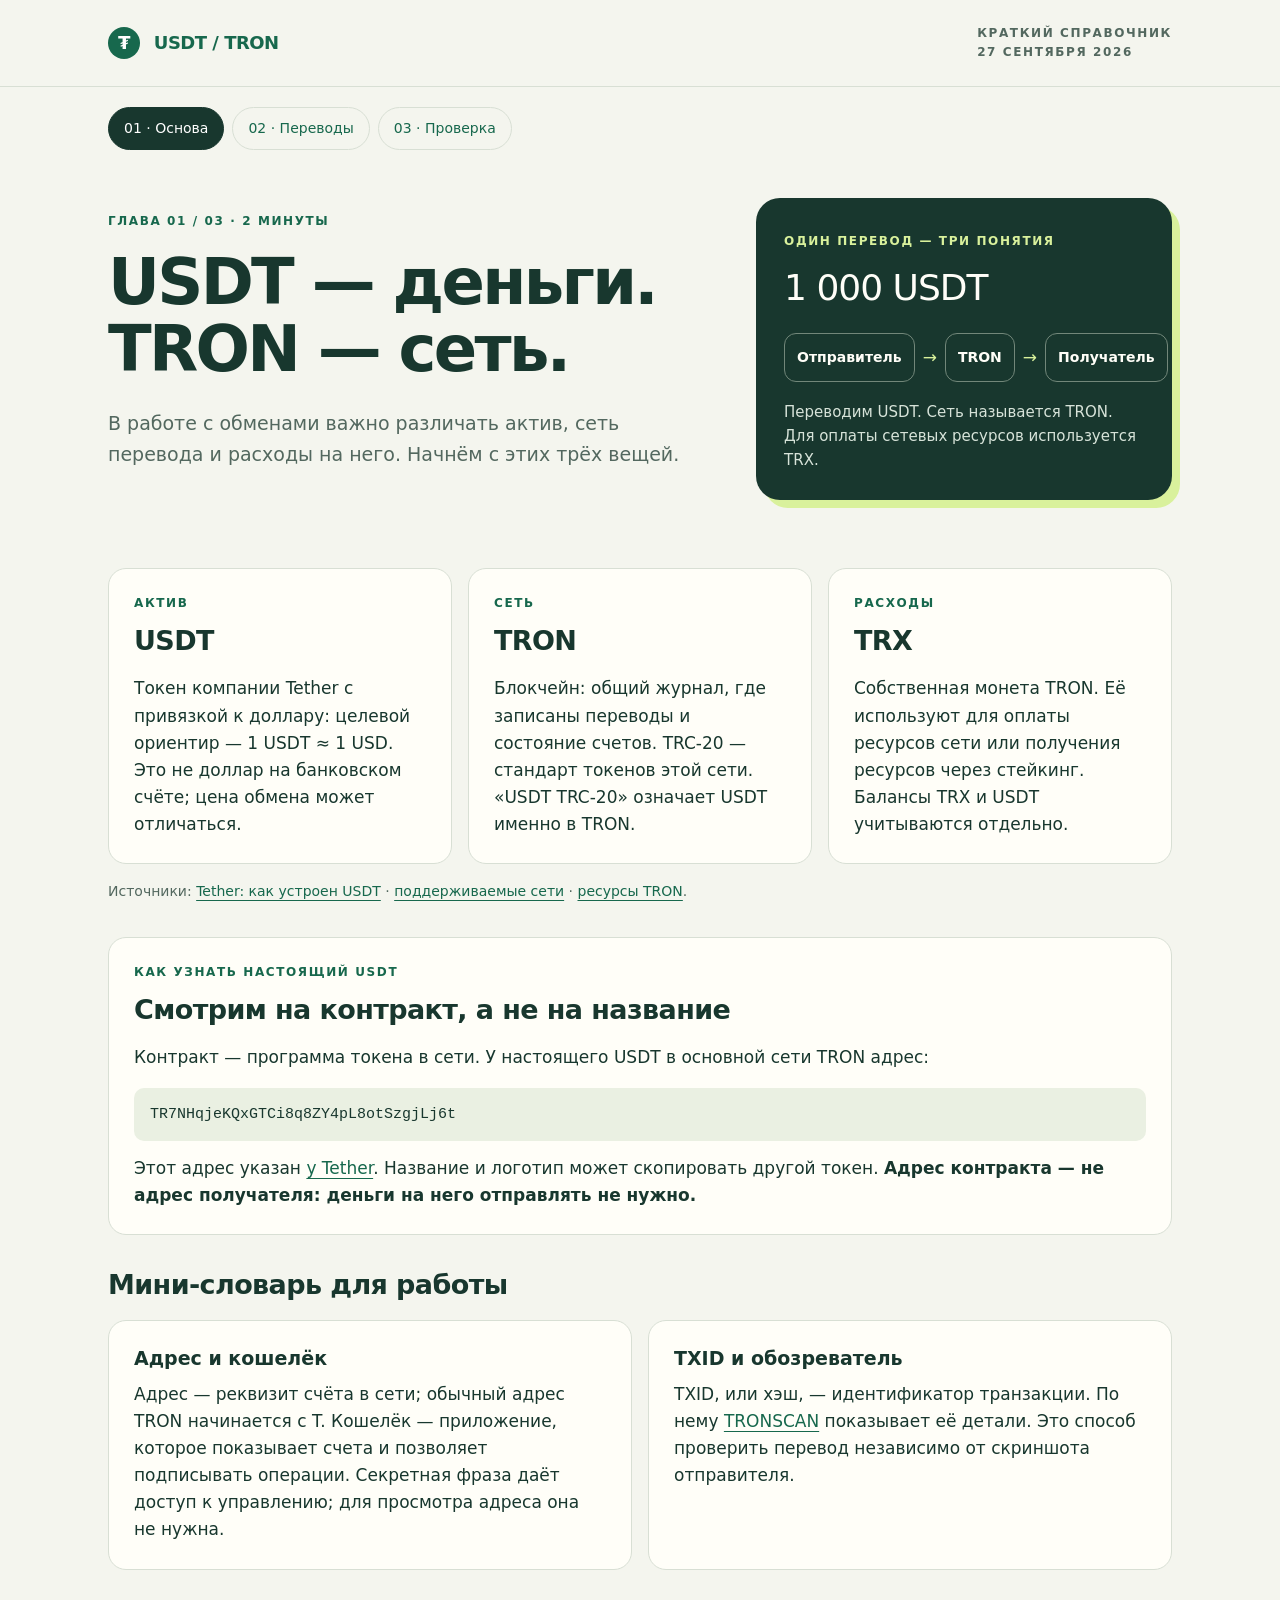
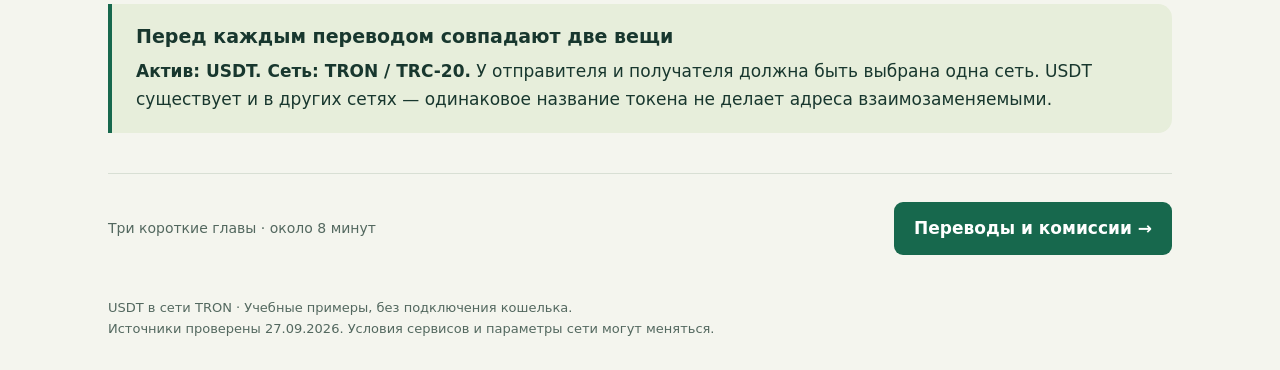
<file: index.html>
<!doctype html>
<html lang="ru"><head><meta charset="utf-8"><meta name="viewport" content="width=device-width,initial-scale=1"><meta name="description" content="Короткий справочник по USDT в сети TRON: переводы, комиссии, TRX и проверка непонятных поступлений."><meta name="theme-color" content="#18372e"><title>Что такое USDT в TRON · USDT / TRON</title><link rel="stylesheet" href="style.css"></head>
<body><a class="skip" href="#main">К содержимому</a><header><div class="wrap top"><a class="brand" href="index.html"><span>₮</span> USDT / TRON</a><span class="edition">Краткий справочник<br>27 сентября 2026</span></div></header><div class="wrap"><nav aria-label="Главы справочника"><a href="index.html" aria-current="page">01 · Основа</a><a href="transfers.html">02 · Переводы</a><a href="check.html">03 · Проверка</a></nav><main id="main"><div class="hero"><div><p class="eyebrow">Глава 01 / 03 · 2 минуты</p><h1>USDT — деньги.<br>TRON — сеть.</h1><p class="lead">В работе с обменами важно различать актив, сеть перевода и расходы на него. Начнём с этих трёх вещей.</p></div><aside class="hero-card"><span class="label">Один перевод — три понятия</span><div class="big">1 000 USDT</div><div class="route"><b>Отправитель</b><span>→</span><b>TRON</b><span>→</span><b>Получатель</b></div><p>Переводим USDT. Сеть называется TRON. Для оплаты сетевых ресурсов используется TRX.</p></aside></div><section aria-label="Три основных понятия"><div class="grid"><article class="card"><span class="label">Актив</span><h2>USDT</h2><p>Токен компании Tether с привязкой к доллару: целевой ориентир — 1 USDT ≈ 1 USD. Это не доллар на банковском счёте; цена обмена может отличаться.</p></article><article class="card"><span class="label">Сеть</span><h2>TRON</h2><p>Блокчейн: общий журнал, где записаны переводы и состояние счетов. TRC-20 — стандарт токенов этой сети. «USDT TRC-20» означает USDT именно в TRON.</p></article><article class="card"><span class="label">Расходы</span><h2>TRX</h2><p>Собственная монета TRON. Её используют для оплаты ресурсов сети или получения ресурсов через стейкинг. Балансы TRX и USDT учитываются отдельно.</p></article></div><p class="source">Источники: <a href="https://tether.to/en/how-it-works/">Tether: как устроен USDT</a> · <a href="https://tether.to/en/supported-protocols/">поддерживаемые сети</a> · <a href="https://developers.tron.network/docs/resource-model">ресурсы TRON</a>.</p></section>
<section class="card"><span class="label">Как узнать настоящий USDT</span><h2>Смотрим на контракт, а не на название</h2><p>Контракт — программа токена в сети. У настоящего USDT в основной сети TRON адрес:</p><code class="contract">TR7NHqjeKQxGTCi8q8ZY4pL8otSzgjLj6t</code><p>Этот адрес указан <a href="https://tether.to/en/supported-protocols/">у Tether</a>. Название и логотип может скопировать другой токен. <strong>Адрес контракта — не адрес получателя: деньги на него отправлять не нужно.</strong></p></section>
<section><h2>Мини-словарь для работы</h2><div class="grid two"><div class="card"><h3>Адрес и кошелёк</h3><p>Адрес — реквизит счёта в сети; обычный адрес TRON начинается с T. Кошелёк — приложение, которое показывает счета и позволяет подписывать операции. Секретная фраза даёт доступ к управлению; для просмотра адреса она не нужна.</p></div><div class="card"><h3>TXID и обозреватель</h3><p>TXID, или хэш, — идентификатор транзакции. По нему <a href="https://tronscan.org/">TRONSCAN</a> показывает её детали. Это способ проверить перевод независимо от скриншота отправителя.</p></div></div></section>
<section class="note"><h3>Перед каждым переводом совпадают две вещи</h3><p><strong>Актив: USDT. Сеть: TRON / TRC-20.</strong> У отправителя и получателя должна быть выбрана одна сеть. USDT существует и в других сетях — одинаковое название токена не делает адреса взаимозаменяемыми.</p></section><div class="pager"><p class="small">Три короткие главы · около 8 минут</p><a class="button" href="transfers.html">Переводы и комиссии →</a></div></main><footer>USDT в сети TRON · Учебные примеры, без подключения кошелька.<br>Источники проверены 27.09.2026. Условия сервисов и параметры сети могут меняться.</footer></div></body></html>
</file>
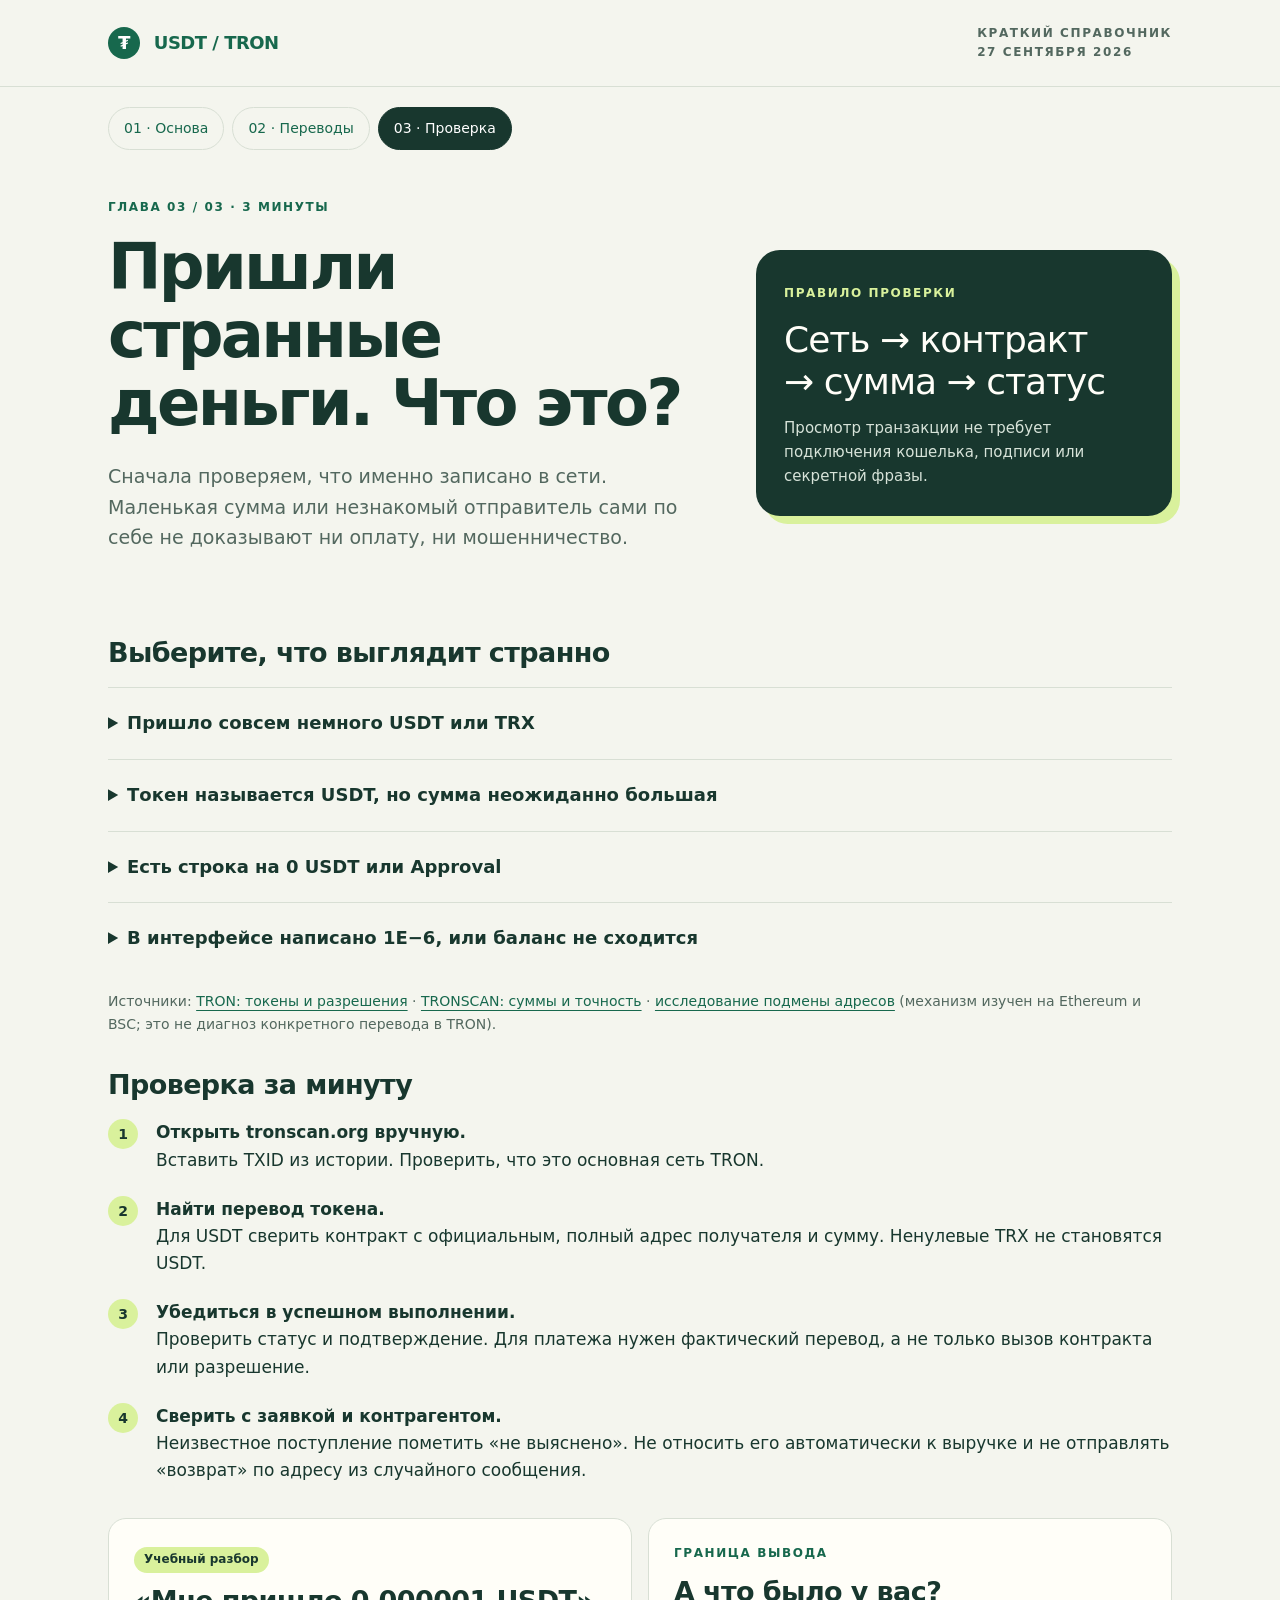
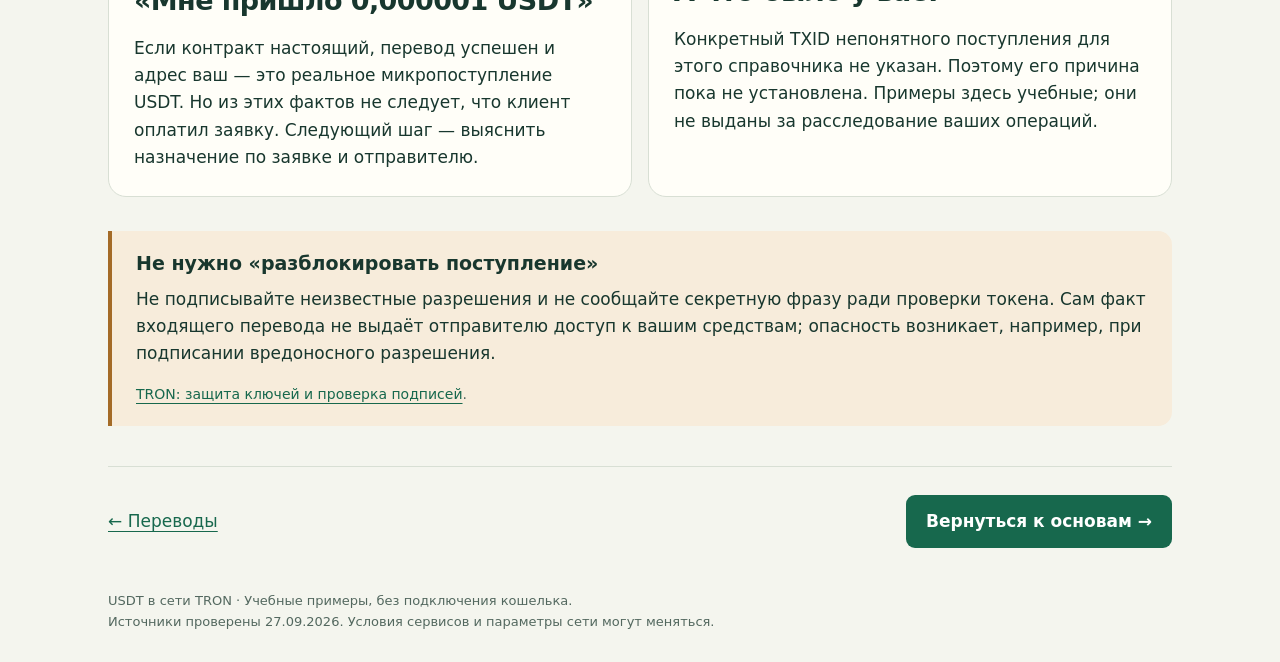
<file: check.html>
<!doctype html>
<html lang="ru"><head><meta charset="utf-8"><meta name="viewport" content="width=device-width,initial-scale=1"><meta name="description" content="Короткий справочник по USDT в сети TRON: переводы, комиссии, TRX и проверка непонятных поступлений."><meta name="theme-color" content="#18372e"><title>Проверка непонятных поступлений · USDT / TRON</title><link rel="stylesheet" href="style.css"></head>
<body><a class="skip" href="#main">К содержимому</a><header><div class="wrap top"><a class="brand" href="index.html"><span>₮</span> USDT / TRON</a><span class="edition">Краткий справочник<br>27 сентября 2026</span></div></header><div class="wrap"><nav aria-label="Главы справочника"><a href="index.html">01 · Основа</a><a href="transfers.html">02 · Переводы</a><a href="check.html" aria-current="page">03 · Проверка</a></nav><main id="main"><div class="hero"><div><p class="eyebrow">Глава 03 / 03 · 3 минуты</p><h1>Пришли странные<br>деньги. Что это?</h1><p class="lead">Сначала проверяем, что именно записано в сети. Маленькая сумма или незнакомый отправитель сами по себе не доказывают ни оплату, ни мошенничество.</p></div><aside class="hero-card"><span class="label">Правило проверки</span><div class="big">Сеть → контракт<br>→ сумма → статус</div><p>Просмотр транзакции не требует подключения кошелька, подписи или секретной фразы.</p></aside></div><section><h2>Выберите, что выглядит странно</h2><details><summary>Пришло совсем немного USDT или TRX</summary><p>Это может быть тестовый перевод, ошибочный платёж, пополнение TRX для расходов или спам. Возможна подмена адреса в истории: отправитель создаёт адрес, похожий на знакомый, в надежде, что вы скопируете его для следующего платежа. Сверяйте полный адрес с согласованными реквизитами. По размеру суммы мотив не установить.</p></details><details><summary>Токен называется USDT, но сумма неожиданно большая</summary><p>Сравните адрес контракта с официальным на первой странице. Другой контракт означает другой токен, даже если название и логотип совпадают. Не переходите по ссылке из названия токена, чтобы «активировать» или «обменять» его.</p></details><details><summary>Есть строка на 0 USDT или Approval</summary><p>Нулевая сумма не увеличивает баланс. Approval — разрешение распоряжаться токенами, а не платёж. Строка в истории не равна поступлению денег: нужно проверить тип события и реальное движение токена.</p></details><details><summary>В интерфейсе написано 1E−6, или баланс не сходится</summary><p>1E−6 — математическая запись числа 0,000001. У USDT в TRON шесть знаков после запятой: одно минимальное деление — 0,000001 USDT. Несоответствие проверяют по исходной сумме, точности токена, времени замера, фильтрам и полноте истории; цифра в интерфейсе сама по себе не доказывает новый перевод.</p></details><p class="source">Источники: <a href="https://developers.tron.network/docs/tron-network-security-and-scam-prevention-guide">TRON: токены и разрешения</a> · <a href="https://docs.tronscan.org/en/api/transactions-and-transfers/token-trc20-transfers">TRONSCAN: суммы и точность</a> · <a href="https://arxiv.org/abs/2501.16681">исследование подмены адресов</a> (механизм изучен на Ethereum и BSC; это не диагноз конкретного перевода в TRON).</p></section>
<section><h2>Проверка за минуту</h2><ol class="steps"><li><strong>Открыть tronscan.org вручную.</strong>Вставить TXID из истории. Проверить, что это основная сеть TRON.</li><li><strong>Найти перевод токена.</strong>Для USDT сверить контракт с официальным, полный адрес получателя и сумму. Ненулевые TRX не становятся USDT.</li><li><strong>Убедиться в успешном выполнении.</strong>Проверить статус и подтверждение. Для платежа нужен фактический перевод, а не только вызов контракта или разрешение.</li><li><strong>Сверить с заявкой и контрагентом.</strong>Неизвестное поступление пометить «не выяснено». Не относить его автоматически к выручке и не отправлять «возврат» по адресу из случайного сообщения.</li></ol></section>
<section class="grid two"><article class="card"><span class="pill">Учебный разбор</span><h2>«Мне пришло 0,000001 USDT»</h2><p>Если контракт настоящий, перевод успешен и адрес ваш — это реальное микропоступление USDT. Но из этих фактов не следует, что клиент оплатил заявку. Следующий шаг — выяснить назначение по заявке и отправителю.</p></article><article class="card"><span class="label">Граница вывода</span><h2>А что было у вас?</h2><p>Конкретный TXID непонятного поступления для этого справочника не указан. Поэтому его причина пока не установлена. Примеры здесь учебные; они не выданы за расследование ваших операций.</p></article></section>
<section class="note caution"><h3>Не нужно «разблокировать поступление»</h3><p>Не подписывайте неизвестные разрешения и не сообщайте секретную фразу ради проверки токена. Сам факт входящего перевода не выдаёт отправителю доступ к вашим средствам; опасность возникает, например, при подписании вредоносного разрешения.</p><p class="source"><a href="https://developers.tron.network/docs/tron-network-security-and-scam-prevention-guide">TRON: защита ключей и проверка подписей</a>.</p></section><div class="pager"><a href="transfers.html">← Переводы</a><a class="button" href="index.html">Вернуться к основам →</a></div></main><footer>USDT в сети TRON · Учебные примеры, без подключения кошелька.<br>Источники проверены 27.09.2026. Условия сервисов и параметры сети могут меняться.</footer></div></body></html>
</file>
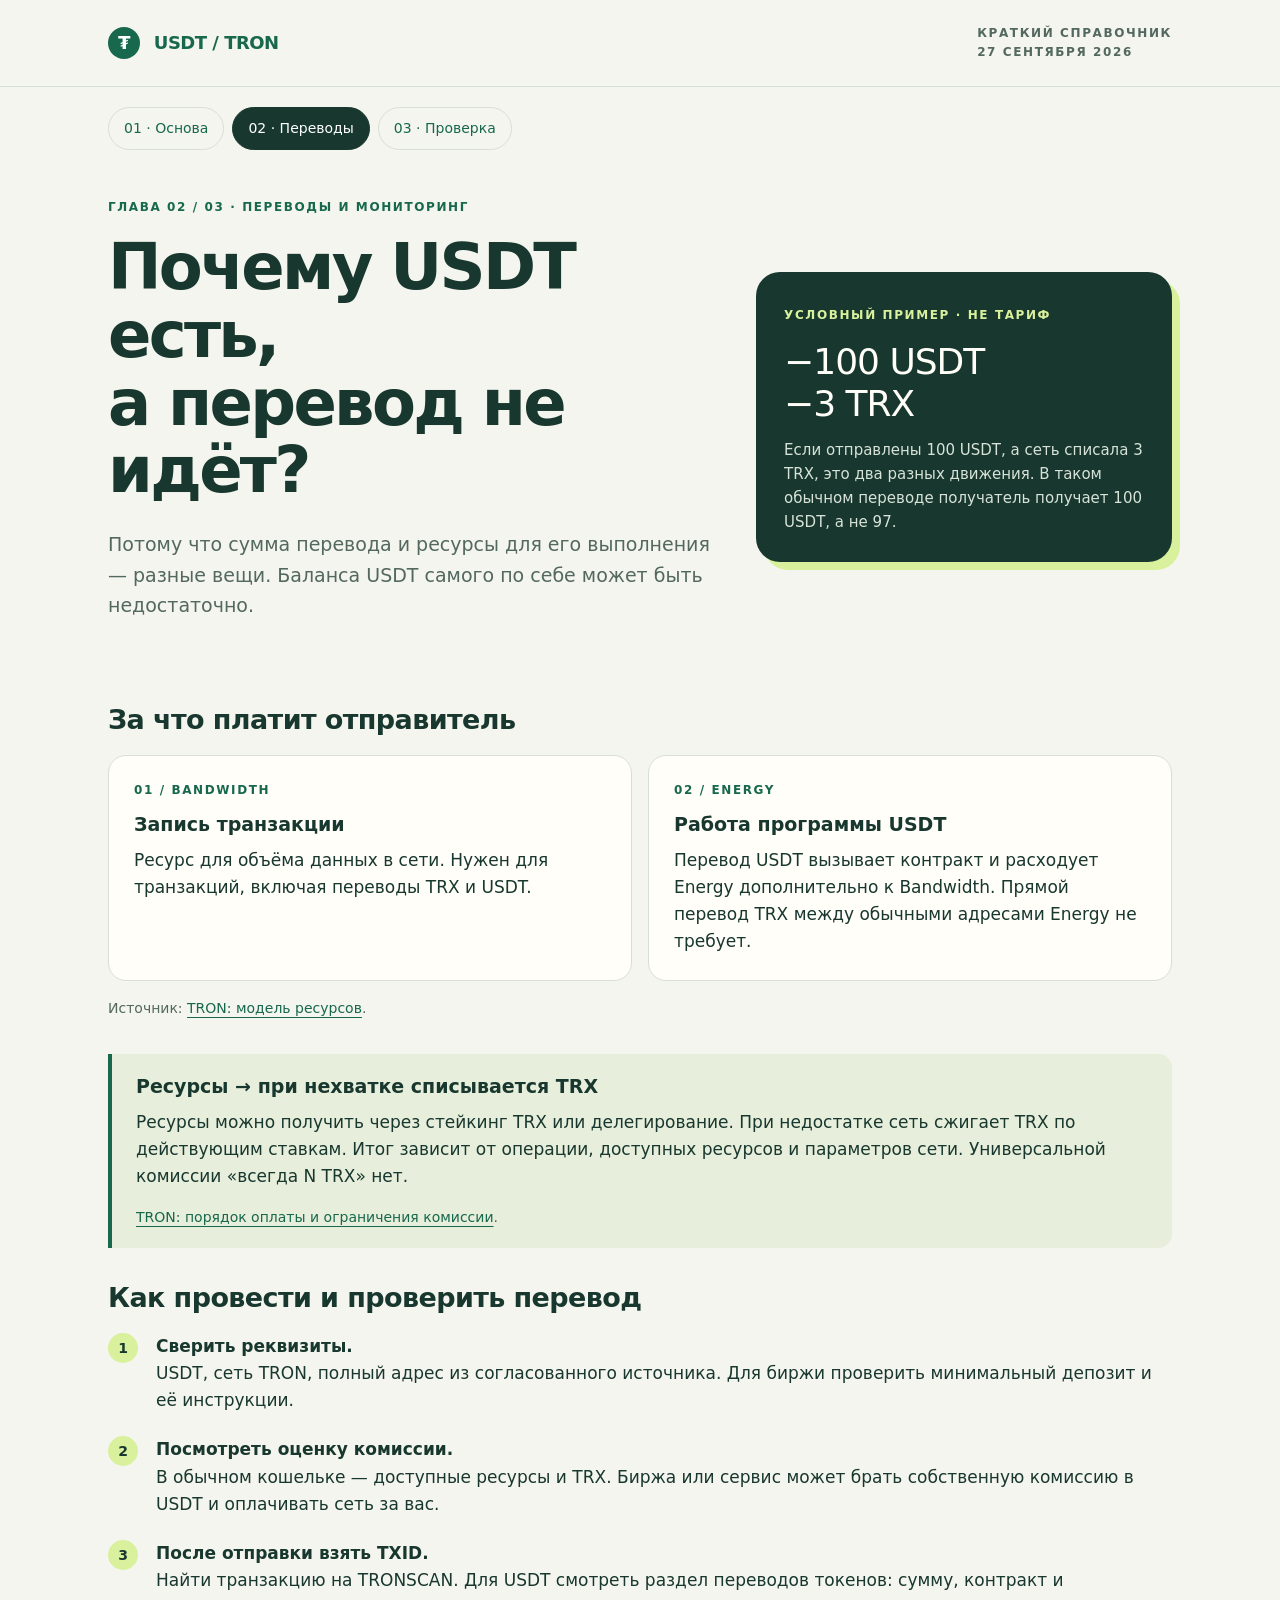
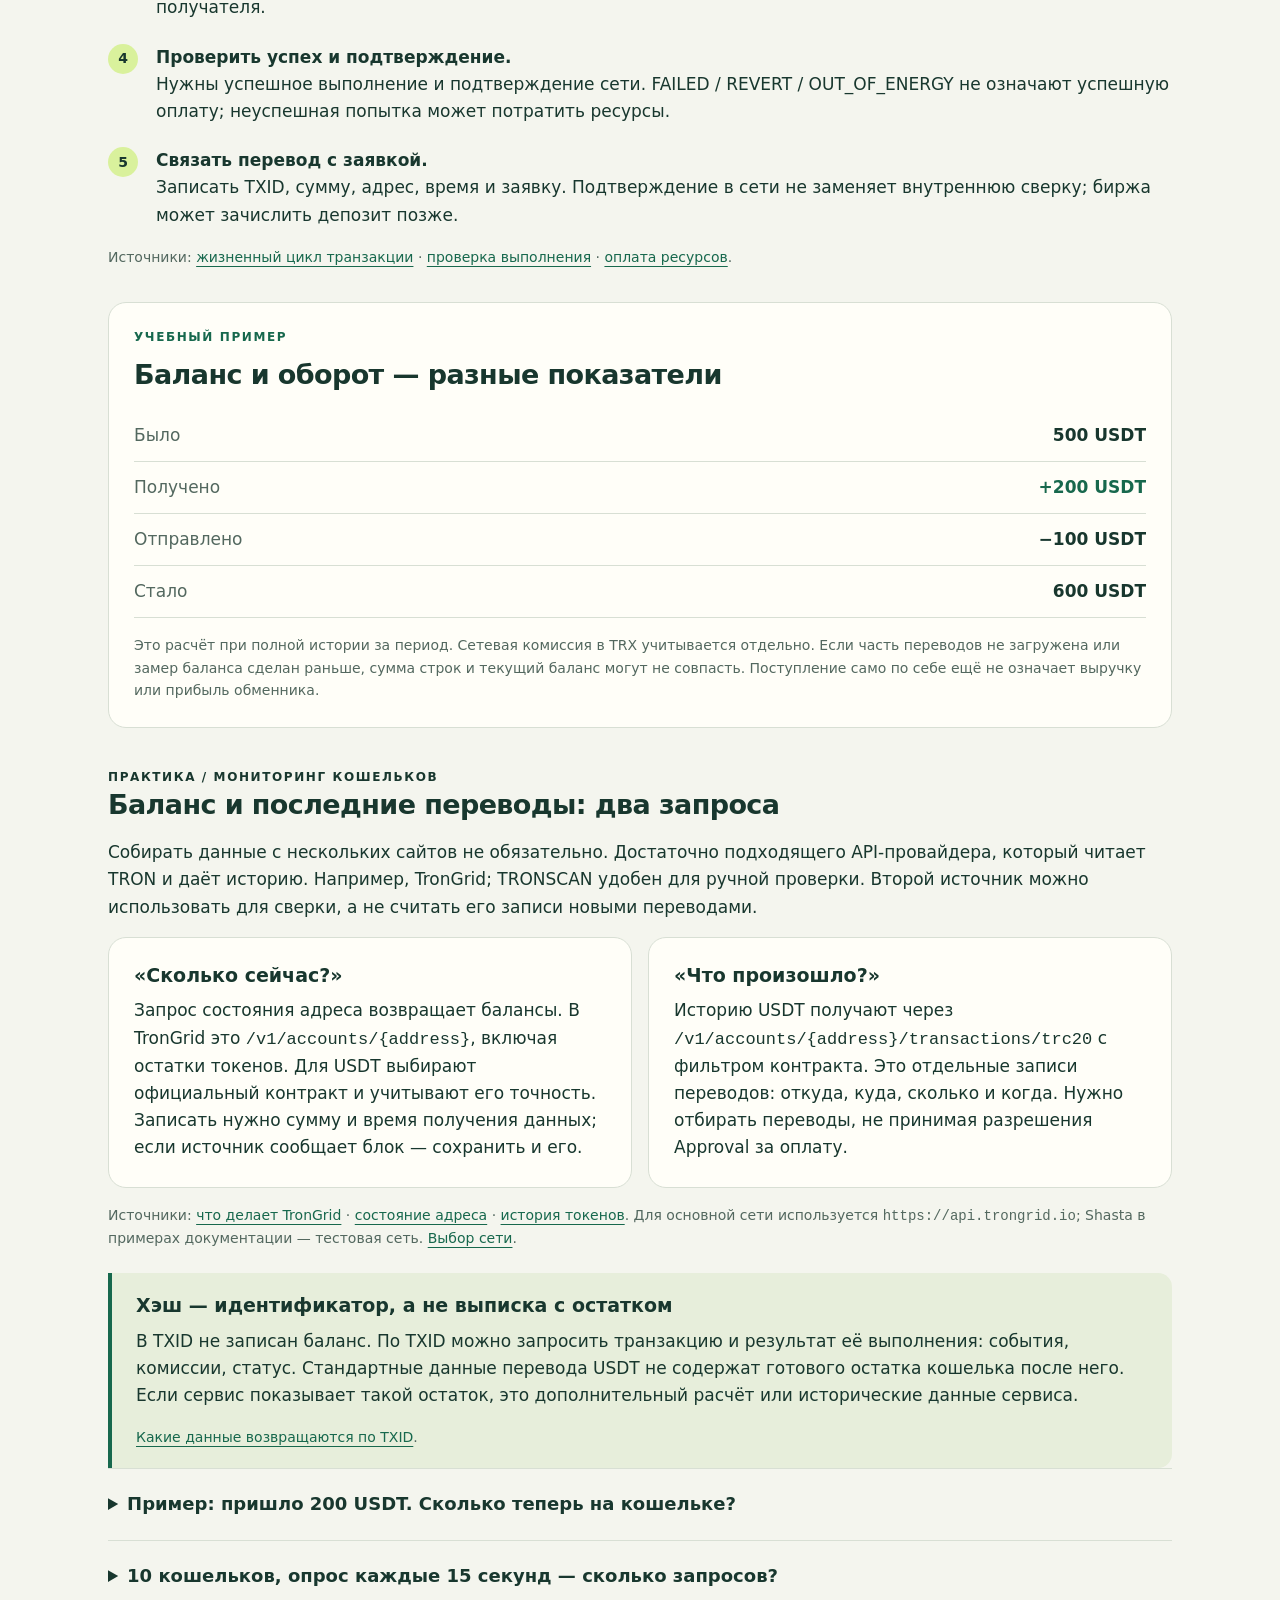
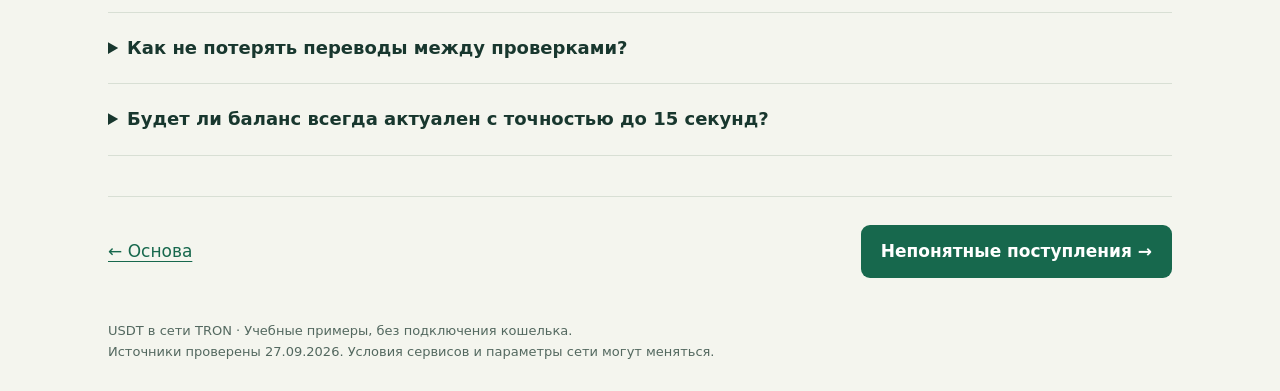
<file: transfers.html>
<!doctype html>
<html lang="ru"><head><meta charset="utf-8"><meta name="viewport" content="width=device-width,initial-scale=1"><meta name="description" content="Короткий справочник по USDT в сети TRON: переводы, комиссии, TRX и проверка непонятных поступлений."><meta name="theme-color" content="#18372e"><title>Переводы и комиссии · USDT / TRON</title><link rel="stylesheet" href="style.css"></head>
<body><a class="skip" href="#main">К содержимому</a><header><div class="wrap top"><a class="brand" href="index.html"><span>₮</span> USDT / TRON</a><span class="edition">Краткий справочник<br>27 сентября 2026</span></div></header><div class="wrap"><nav aria-label="Главы справочника"><a href="index.html">01 · Основа</a><a href="transfers.html" aria-current="page">02 · Переводы</a><a href="check.html">03 · Проверка</a></nav><main id="main"><div class="hero"><div><p class="eyebrow">Глава 02 / 03 · переводы и мониторинг</p><h1>Почему USDT есть,<br>а перевод не идёт?</h1><p class="lead">Потому что сумма перевода и ресурсы для его выполнения — разные вещи. Баланса USDT самого по себе может быть недостаточно.</p></div><aside class="hero-card"><span class="label">Условный пример · не тариф</span><div class="big">−100 USDT<br>−3 TRX</div><p>Если отправлены 100 USDT, а сеть списала 3 TRX, это два разных движения. В таком обычном переводе получатель получает 100 USDT, а не 97.</p></aside></div><section><h2>За что платит отправитель</h2><div class="grid two"><article class="card"><span class="label">01 / Bandwidth</span><h3>Запись транзакции</h3><p>Ресурс для объёма данных в сети. Нужен для транзакций, включая переводы TRX и USDT.</p></article><article class="card"><span class="label">02 / Energy</span><h3>Работа программы USDT</h3><p>Перевод USDT вызывает контракт и расходует Energy дополнительно к Bandwidth. Прямой перевод TRX между обычными адресами Energy не требует.</p></article></div><p class="source">Источник: <a href="https://developers.tron.network/docs/resource-model">TRON: модель ресурсов</a>.</p></section>
<section class="note"><h3>Ресурсы → при нехватке списывается TRX</h3><p>Ресурсы можно получить через стейкинг TRX или делегирование. При недостатке сеть сжигает TRX по действующим ставкам. Итог зависит от операции, доступных ресурсов и параметров сети. Универсальной комиссии «всегда N TRX» нет.</p><p class="source"><a href="https://developers.tron.network/docs/paying-for-resources">TRON: порядок оплаты и ограничения комиссии</a>.</p></section>
<section><h2>Как провести и проверить перевод</h2><ol class="steps"><li><strong>Сверить реквизиты.</strong>USDT, сеть TRON, полный адрес из согласованного источника. Для биржи проверить минимальный депозит и её инструкции.</li><li><strong>Посмотреть оценку комиссии.</strong>В обычном кошельке — доступные ресурсы и TRX. Биржа или сервис может брать собственную комиссию в USDT и оплачивать сеть за вас.</li><li><strong>После отправки взять TXID.</strong>Найти транзакцию на TRONSCAN. Для USDT смотреть раздел переводов токенов: сумму, контракт и получателя.</li><li><strong>Проверить успех и подтверждение.</strong>Нужны успешное выполнение и подтверждение сети. FAILED / REVERT / OUT_OF_ENERGY не означают успешную оплату; неуспешная попытка может потратить ресурсы.</li><li><strong>Связать перевод с заявкой.</strong>Записать TXID, сумму, адрес, время и заявку. Подтверждение в сети не заменяет внутреннюю сверку; биржа может зачислить депозит позже.</li></ol><p class="source">Источники: <a href="https://developers.tron.network/docs/tron-protocol-transaction">жизненный цикл транзакции</a> · <a href="https://developers.tron.network/docs/api-signature-and-broadcast-flow">проверка выполнения</a> · <a href="https://developers.tron.network/docs/paying-for-resources">оплата ресурсов</a>.</p></section>
<section class="card"><span class="label">Учебный пример</span><h2>Баланс и оборот — разные показатели</h2><dl class="ledger"><div><dt>Было</dt><dd>500 USDT</dd></div><div><dt>Получено</dt><dd class="positive">+200 USDT</dd></div><div><dt>Отправлено</dt><dd>−100 USDT</dd></div><div><dt>Стало</dt><dd>600 USDT</dd></div></dl><p class="small" style="margin-top:16px">Это расчёт при полной истории за период. Сетевая комиссия в TRX учитывается отдельно. Если часть переводов не загружена или замер баланса сделан раньше, сумма строк и текущий баланс могут не совпасть. Поступление само по себе ещё не означает выручку или прибыль обменника.</p></section>
<section id="monitoring">
<span class="label">Практика / мониторинг кошельков</span>
<h2>Баланс и последние переводы: два запроса</h2>
<p>Собирать данные с нескольких сайтов не обязательно. Достаточно подходящего API-провайдера, который читает TRON и даёт историю. Например, TronGrid; TRONSCAN удобен для ручной проверки. Второй источник можно использовать для сверки, а не считать его записи новыми переводами.</p>
<div class="grid two">
<article class="card"><h3>«Сколько сейчас?»</h3><p>Запрос состояния адреса возвращает балансы. В TronGrid это <code>/v1/accounts/{address}</code>, включая остатки токенов. Для USDT выбирают официальный контракт и учитывают его точность. Записать нужно сумму и время получения данных; если источник сообщает блок — сохранить и его.</p></article>
<article class="card"><h3>«Что произошло?»</h3><p>Историю USDT получают через <code>/v1/accounts/{address}/transactions/trc20</code> с фильтром контракта. Это отдельные записи переводов: откуда, куда, сколько и когда. Нужно отбирать переводы, не принимая разрешения Approval за оплату.</p></article>
</div>
<p class="source">Источники: <a href="https://developers.tron.network/docs/trongrid">что делает TronGrid</a> · <a href="https://developers.tron.network/reference/get-account-info-by-address">состояние адреса</a> · <a href="https://developers.tron.network/reference/get-trc20-transaction-info-by-account-address">история токенов</a>. Для основной сети используется <code>https://api.trongrid.io</code>; Shasta в примерах документации — тестовая сеть. <a href="https://developers.tron.network/reference/select-network">Выбор сети</a>.</p>
<div class="note" style="margin-top:24px"><h3>Хэш — идентификатор, а не выписка с остатком</h3><p>В TXID не записан баланс. По TXID можно запросить транзакцию и результат её выполнения: события, комиссии, статус. Стандартные данные перевода USDT не содержат готового остатка кошелька после него. Если сервис показывает такой остаток, это дополнительный расчёт или исторические данные сервиса.</p><p class="source"><a href="https://developers.tron.network/reference/gettransactioninfobyid">Какие данные возвращаются по TXID</a>.</p></div>
<details><summary>Пример: пришло 200 USDT. Сколько теперь на кошельке?</summary><p>В записи перевода видно поступление 200 USDT. Этого недостаточно для ответа: до него могло быть 0, 500 или 10 000 USDT. Отдельный запрос баланса может показать 700 USDT на момент чтения. Но это не обязательно остаток сразу после того перевода: между операцией и запросом могли пройти другие платежи.</p><p>Чтобы знать остаток <strong>после каждой операции</strong>, нужны историческое состояние или проверенный начальный баланс и полная последовательность движений одного актива. Даже замер каждые 15 секунд не даёт остаток после каждой операции, если между замерами их несколько.</p></details>
<details><summary>10 кошельков, опрос каждые 15 секунд — сколько запросов?</summary><p>В упрощённой схеме на каждый кошелёк делаем один запрос баланса и один запрос истории USDT. За цикл: 10 × 2 = 20 запросов. За минуту — 80, за сутки — <strong>115 200</strong>, в среднем около 1,33 запроса в секунду.</p><p>Это расчёт для непрерывной работы и одной страницы истории, без повторов и дополнительных проверок. История TRX, дополнительные страницы и восстановление после простоя увеличат число запросов. Достаточность тарифа проверяют по суточной квоте и ограничениям частоты; запросы лучше распределять во времени.</p><p>Вариант для сравнения: историю читать каждые 15 секунд, баланс — каждую минуту. Для тех же 10 адресов это 72 000 запросов в сутки без дополнительных вызовов. Выбор зависит от нужной свежести баланса; это пример настройки, а не уже выполненное изменение.</p><p class="source"><a href="https://developers.tron.network/reference/rate-limits">TronGrid: квоты, ограничения и повторы</a>. Конкретный лимит зависит от действующего плана.</p></details>
<details><summary>Как не потерять переводы между проверками?</summary><p>На экране можно показывать последние 10–20 переводов. Но синхронизация должна забирать все новые записи с прошлой успешной проверки, проходить следующие страницы ответа и сохранять результат в БД без дублей. После перерыва сначала догружают пропущенный диапазон.</p><p>Полезно повторно проверять небольшой предыдущий диапазон, чтобы подхватить запоздавшие записи. При дедупликации учитывают отдельное событие: один TXID может включать несколько переводов. Не стоит искать операции только при изменении баланса: приход 100 и расход 100 оставят тот же остаток.</p><p class="source"><a href="https://developers.tron.network/reference/get-trc20-transaction-info-by-account-address">Фильтры времени, сортировка и страницы истории</a>.</p></details>
<details><summary>Будет ли баланс всегда актуален с точностью до 15 секунд?</summary><p>Нет. 15 секунд — частота наших попыток получить данные. Есть время подтверждения сети, задержка индексации у провайдера и возможные ошибки API. Баланс и история, прочитанные последовательно, тоже могут относиться к разным моментам.</p><p>В панели стоит показывать время последнего успешного обновления и различать предварительные и подтверждённые данные. Ошибка запроса означает «не удалось обновить», а не нулевой баланс. Нулю можно доверять только после корректного ответа источника.</p><p class="source"><a href="https://developers.tron.network/docs/confirmation-semantics">TRON: подтверждение и данные индексатора</a>.</p></details>
</section>
<div class="pager"><a href="index.html">← Основа</a><a class="button" href="check.html">Непонятные поступления →</a></div></main><footer>USDT в сети TRON · Учебные примеры, без подключения кошелька.<br>Источники проверены 27.09.2026. Условия сервисов и параметры сети могут меняться.</footer></div></body></html>
</file>
<file: style.css>
:root{--bg:#f4f5ee;--ink:#18372e;--muted:#53685f;--line:#d8dfd4;--green:#17684d;--paper:#fffef8;--lime:#d9f19c}*{box-sizing:border-box}html{scroll-behavior:smooth}body{margin:0;background:var(--bg);color:var(--ink);font:17px/1.6 system-ui,-apple-system,BlinkMacSystemFont,"Segoe UI",sans-serif}a{color:var(--green);text-underline-offset:4px}a:hover{text-decoration-thickness:2px}a:focus-visible,summary:focus-visible{outline:3px solid #a34517;outline-offset:5px}.skip{position:absolute;left:15px;top:-80px;background:white;padding:12px;z-index:5}.skip:focus{top:10px}.wrap{max-width:1120px;margin:auto;padding:0 28px}header{border-bottom:1px solid var(--line)}.top{display:flex;justify-content:space-between;align-items:center;padding-top:24px;padding-bottom:24px;gap:20px}.brand{font-size:18px;font-weight:800;text-decoration:none;letter-spacing:-.5px}.brand span{display:inline-grid;place-items:center;width:32px;height:32px;margin-right:8px;background:var(--green);color:white;border-radius:50%}.edition,.eyebrow,.label{font-size:12px;letter-spacing:1.6px;text-transform:uppercase;font-weight:700}.edition{color:var(--muted)}nav{display:flex;gap:8px;padding-top:20px;flex-wrap:wrap}nav a{padding:9px 15px;border:1px solid var(--line);border-radius:24px;text-decoration:none;font-size:14px}nav a[aria-current=page]{background:var(--ink);color:white;border-color:var(--ink)}.hero{padding:48px 0 34px;display:grid;grid-template-columns:1.45fr 1fr;gap:45px;align-items:center}.eyebrow{color:var(--green);margin:0 0 17px}h1{font-size:clamp(38px,5.2vw,64px);font-weight:750;line-height:1.06;letter-spacing:-2.7px;margin:0 0 24px;max-width:800px}h2{font-size:27px;line-height:1.2;letter-spacing:-.6px;margin:0 0 18px}h3{font-size:19px;line-height:1.3;margin:0 0 10px}p{margin:0 0 16px}.lead{font-size:19px;color:var(--muted);max-width:620px}.hero-card{border-radius:24px;background:var(--ink);color:#fffef8;padding:28px;box-shadow:8px 8px 0 var(--lime)}.hero-card .label{color:var(--lime)}.big{font-size:36px;line-height:1.15;letter-spacing:-1px;margin:14px 0}.hero-card p:last-child{margin:0;color:#d7e3d9;font-size:15px}.route{display:flex;align-items:center;justify-content:space-between;gap:8px;margin:25px 0 18px}.route b{padding:12px;border:1px solid #72877a;border-radius:12px;font-size:14px}.route span{color:var(--lime)}section{margin:34px 0}.grid{display:grid;grid-template-columns:repeat(3,1fr);gap:16px}.two{grid-template-columns:repeat(2,1fr)}.card{padding:25px;background:var(--paper);border:1px solid var(--line);border-radius:18px}.card p:last-child{margin:0}.card .label{display:block;color:var(--green);margin-bottom:12px}.note{background:#e7eedb;border-left:4px solid var(--green);padding:20px 24px;border-radius:0 14px 14px 0}.note p:last-child{margin:0}.contract{display:block;font:15px/1.7 ui-monospace,monospace;overflow-wrap:anywhere;background:#eaf0e2;padding:14px 16px;border-radius:10px;margin:14px 0}.small,.source{font-size:14px;color:var(--muted)}.source{margin-top:16px;margin-bottom:0}.steps{list-style:none;padding:0;counter-reset:step}.steps li{position:relative;padding:0 0 22px 48px;counter-increment:step}.steps li:before{content:counter(step);position:absolute;left:0;top:0;background:var(--lime);width:30px;height:30px;display:grid;place-items:center;border-radius:50%;font-weight:700;font-size:14px}.steps li strong{display:block}.steps li:last-child{padding-bottom:0}details{border-top:1px solid var(--line);padding:18px 0}details:last-child{border-bottom:1px solid var(--line)}summary{cursor:pointer;font-size:18px;font-weight:650;padding:3px 0}details p{margin:15px 0 0;max-width:820px}.pager{display:flex;justify-content:space-between;gap:16px;align-items:center;border-top:1px solid var(--line);padding:28px 0;margin-top:40px}.button{display:inline-block;background:var(--green);color:white;text-decoration:none;padding:13px 20px;border-radius:9px;font-weight:650}.pager .small{margin:0}footer{padding:15px 0 30px;color:var(--muted);font-size:13px}ul{padding-left:22px}.ledger{margin:16px 0 0}.ledger div{display:flex;justify-content:space-between;gap:20px;border-bottom:1px solid var(--line);padding:12px 0}.ledger dt{color:var(--muted)}.ledger dd{margin:0;font-weight:650;text-align:right}.positive{color:var(--green)}.caution{background:#f7ecdb;border-color:#a46b27}.pill{display:inline-block;background:var(--lime);border-radius:16px;padding:3px 10px;color:var(--ink);font-size:12px;font-weight:700;margin-bottom:12px}
@media(max-width:720px){.wrap{padding:0 20px}.edition{font-size:10px;letter-spacing:1px}.top{gap:10px}.hero{grid-template-columns:1fr;gap:25px;padding-top:32px}.hero-card{margin-right:8px}.grid,.two{grid-template-columns:1fr}h1{letter-spacing:-1.5px}nav{gap:6px}nav a{padding:8px 12px;font-size:12px}.card{padding:21px}.pager{align-items:flex-start;flex-direction:column}section{margin:28px 0}}@media(prefers-reduced-motion:reduce){html{scroll-behavior:auto}}@media print{body{background:white;font-size:12px}.wrap{max-width:none}.skip,nav,.pager{display:none}.hero{padding-top:20px}h1{font-size:36px}.hero-card{box-shadow:none}.card{break-inside:avoid}a{color:inherit}details{display:block}details::details-content{content-visibility:visible}}
.hero>*{min-width:0}@media(max-width:720px){.route{gap:4px}.route b{padding:9px 6px;font-size:11px}.route span{font-size:13px}}
@media(min-width:721px) and (max-width:1000px){.hero{grid-template-columns:1fr}.hero-card{max-width:600px}.grid{grid-template-columns:1fr}.grid.two{grid-template-columns:repeat(2,minmax(0,1fr))}}

.card code,.source code{overflow-wrap:anywhere}
</file>
